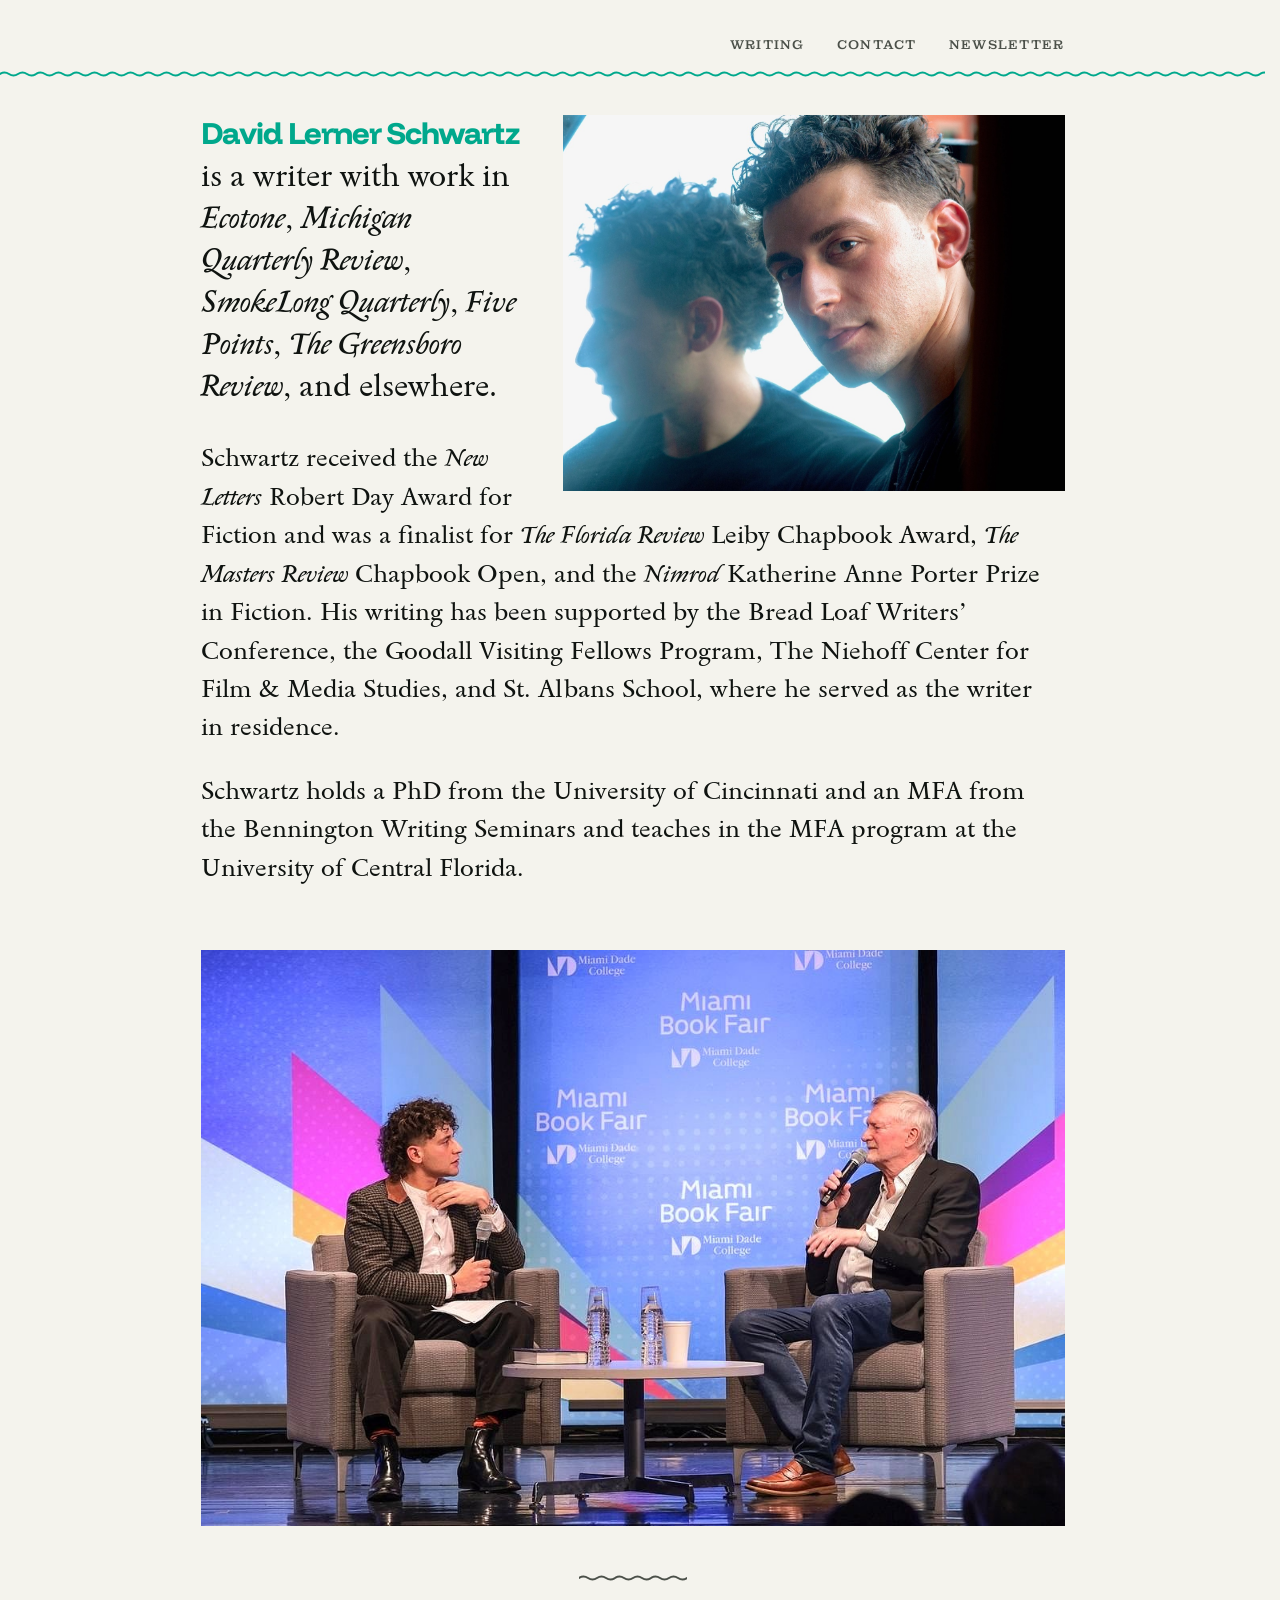
<file: index.html>
<!doctype html>
<html lang="en">
<head>
<meta charset="utf-8">
<meta name="viewport" content="width=device-width, initial-scale=1">
<title>David Lerner Schwartz</title>
<meta name="description" content="David Lerner Schwartz, winner of the Robert Day Award in Fiction from New Letters, is a writer and professor with work in Ecotone, Michigan Quarterly Review, The Masters Review, and more.">
<link rel="canonical" href="https://www.davidlernerschwartz.com/">

<meta property="og:type" content="website">
<meta property="og:url" content="https://www.davidlernerschwartz.com/">
<meta property="og:title" content="David Lerner Schwartz">
<meta property="og:description" content="Writer. Work in Ecotone, Michigan Quarterly Review, Five Points, The Greensboro Review, and elsewhere.">
<meta property="og:image" content="https://www.davidlernerschwartz.com/images/card-desert.jpg">
<meta property="og:image:width" content="1200">
<meta property="og:image:height" content="629">
<meta property="og:image:alt" content="David Lerner Schwartz in the desert, beside a palm trunk.">
<meta property="og:image" content="https://www.davidlernerschwartz.com/images/card-cyanotype.jpg">
<meta property="og:image:width" content="1200">
<meta property="og:image:height" content="630">
<meta property="og:image:alt" content="Cyanotype portrait of David Lerner Schwartz.">
<meta name="twitter:image" content="https://www.davidlernerschwartz.com/images/card-desert.jpg">
<meta name="twitter:image:alt" content="David Lerner Schwartz in the desert, beside a palm trunk.">
<meta name="twitter:card" content="summary_large_image">
<meta property="og:site_name" content="David Lerner Schwartz">

<link rel="icon" href="favicon.svg" type="image/svg+xml">
<link rel="preconnect" href="https://fonts.googleapis.com">
<link rel="preconnect" href="https://fonts.gstatic.com" crossorigin>
<link href="https://fonts.googleapis.com/css2?family=Funnel+Display:wght@300..800&family=IBM+Plex+Mono:ital,wght@0,400;0,500;0,600;0,700;1,400;1,500&family=Montagu+Slab:opsz,wght@16..144,300..700&family=Sedan:ital@0;1&display=swap" rel="stylesheet">
<link rel="stylesheet" href="style.css">
<script type="application/ld+json">
{
  "@context": "https://schema.org",
  "@type": "ProfilePage",
  "url": "https://www.davidlernerschwartz.com/",
  "mainEntity": {
    "@type": "Person",
    "@id": "https://www.davidlernerschwartz.com/#person",
    "name": "David Lerner Schwartz",
    "url": "https://www.davidlernerschwartz.com/",
    "image": [
      {
        "@type": "ImageObject",
        "@id": "https://www.davidlernerschwartz.com/#portrait",
        "contentUrl": "https://www.davidlernerschwartz.com/images/DSC_7343.jpeg",
        "url": "https://www.davidlernerschwartz.com/images/DSC_7343.jpeg",
        "width": 1600,
        "height": 1113,
        "caption": "Portrait of David Lerner Schwartz.",
        "representativeOfPage": true
      },
      {
        "@type": "ImageObject",
        "@id": "https://www.davidlernerschwartz.com/#stage",
        "contentUrl": "https://www.davidlernerschwartz.com/images/IMG_1936.jpg",
        "url": "https://www.davidlernerschwartz.com/images/IMG_1936.jpg",
        "width": 1080,
        "height": 720,
        "caption": "David Lerner Schwartz on stage at the Miami Book Fair."
      }
    ],
    "description": "David Lerner Schwartz, winner of the Robert Day Award in Fiction from New Letters, is a writer and professor with work in Ecotone, Michigan Quarterly Review, The Masters Review, and more.",
    "jobTitle": "Assistant Professor",
    "worksFor": {
      "@type": "CollegeOrUniversity",
      "name": "University of Central Florida",
      "url": "https://www.ucf.edu/"
    },
    "homeLocation": {
      "@type": "Place",
      "address": {
        "@type": "PostalAddress",
        "addressLocality": "Orlando",
        "addressRegion": "FL",
        "addressCountry": "US"
      }
    },
    "alumniOf": [
      {
        "@type": "CollegeOrUniversity",
        "name": "University of Cincinnati",
        "url": "https://www.uc.edu/"
      },
      {
        "@type": "CollegeOrUniversity",
        "name": "Bennington College",
        "url": "https://www.bennington.edu/"
      }
    ],
    "award": "Robert Day Award for Fiction, New Letters",
    "knowsAbout": [
      "Fiction",
      "Short stories",
      "Creative writing",
      "Literary criticism",
      "Narrative medicine"
    ],
    "sameAs": [
      "https://cah.ucf.edu/person/david-schwartz/",
      "https://www.linkedin.com/in/davidlernerschwartz",
      "https://www.imdb.com/name/nm12665336/",
      "https://miamibookfair.com/mbf-author/david-lerner-schwartz/",
      "https://ecotonemagazine.org/ecotone-authors/david-lerner-schwartz/",
      "https://mastersreview.com/men-who-become-verbs-by-david-lerner-schwartz/",
      "https://schwartzstories.substack.com/",
      "https://open.spotify.com/artist/6ADhe0TN4f8QkRiYXP75dl",
      "https://open.spotify.com/artist/06ADuXjxTTqFSTkCR84Y1t",
      "https://scholar.google.com/citations?user=LhuhJMAAAAAJ&hl=en",
      "https://orcid.org/0009-0005-9309-2112"
    ],
    "identifier": {
      "@type": "PropertyValue",
      "propertyID": "ORCID",
      "value": "https://orcid.org/0009-0005-9309-2112",
      "url": "https://orcid.org/0009-0005-9309-2112"
    },
    "subjectOf": {
      "@type": "CollectionPage",
      "url": "https://www.davidlernerschwartz.com/writing",
      "name": "Writing by David Lerner Schwartz"
    }
  },
  "primaryImageOfPage": {
    "@id": "https://www.davidlernerschwartz.com/#portrait"
  }
}
</script>
</head>
<body>

<header class="masthead">
  <div class="wrap masthead__inner masthead__inner--ghost">
    <nav class="nav" aria-label="Primary">
      <a href="writing.html">Writing</a>
      <a href="contact.html">Contact</a>
      <a href="https://schwartzstories.substack.com/" target="_blank" rel="noopener">Newsletter</a>
    </nav>
  </div>
</header>

<main class="wrap">

  <h1 class="sr-only">David Lerner Schwartz &mdash; writer</h1>

  <div class="bio">
    <figure class="bio__portrait">
      <img src="images/DSC_7343.jpeg" alt="Portrait of David Lerner Schwartz, lit from a window, with his reflection beside him." width="1600" height="1113">
    </figure>

    <p class="bio__lede"><span class="logotype">David Lerner Schwartz</span> is a writer with work in <em>Ecotone</em>, <em>Michigan Quarterly Review</em>, <em>SmokeLong Quarterly</em>, <em>Five Points</em>, <em>The Greensboro Review</em>, and elsewhere.</p>

    <p>Schwartz received the <em>New Letters</em> Robert Day Award for Fiction and was a finalist for <em>The Florida Review</em> Leiby Chapbook Award, <em>The Masters Review</em> Chapbook Open, and the <em>Nimrod</em> Katherine Anne Porter Prize in Fiction. His writing has been supported by the Bread Loaf Writers&rsquo; Conference, the Goodall Visiting Fellows Program, The Niehoff Center for Film &amp; Media Studies, and St. Albans School, where he served as the writer in residence.</p>

    <p>Schwartz holds a PhD from the University of Cincinnati and an MFA from the Bennington Writing Seminars and teaches in the MFA program at the University of Central Florida.</p>
  </div>

  <figure class="stage">
    <img src="images/IMG_1936.jpg" alt="David Lerner Schwartz on stage at the Miami Book Fair." width="1080" height="720" loading="lazy">
  </figure>


</main>

<a class="end" href="writing.html" aria-label="Go to the writing page"></a>

</body>
</html>
</file>
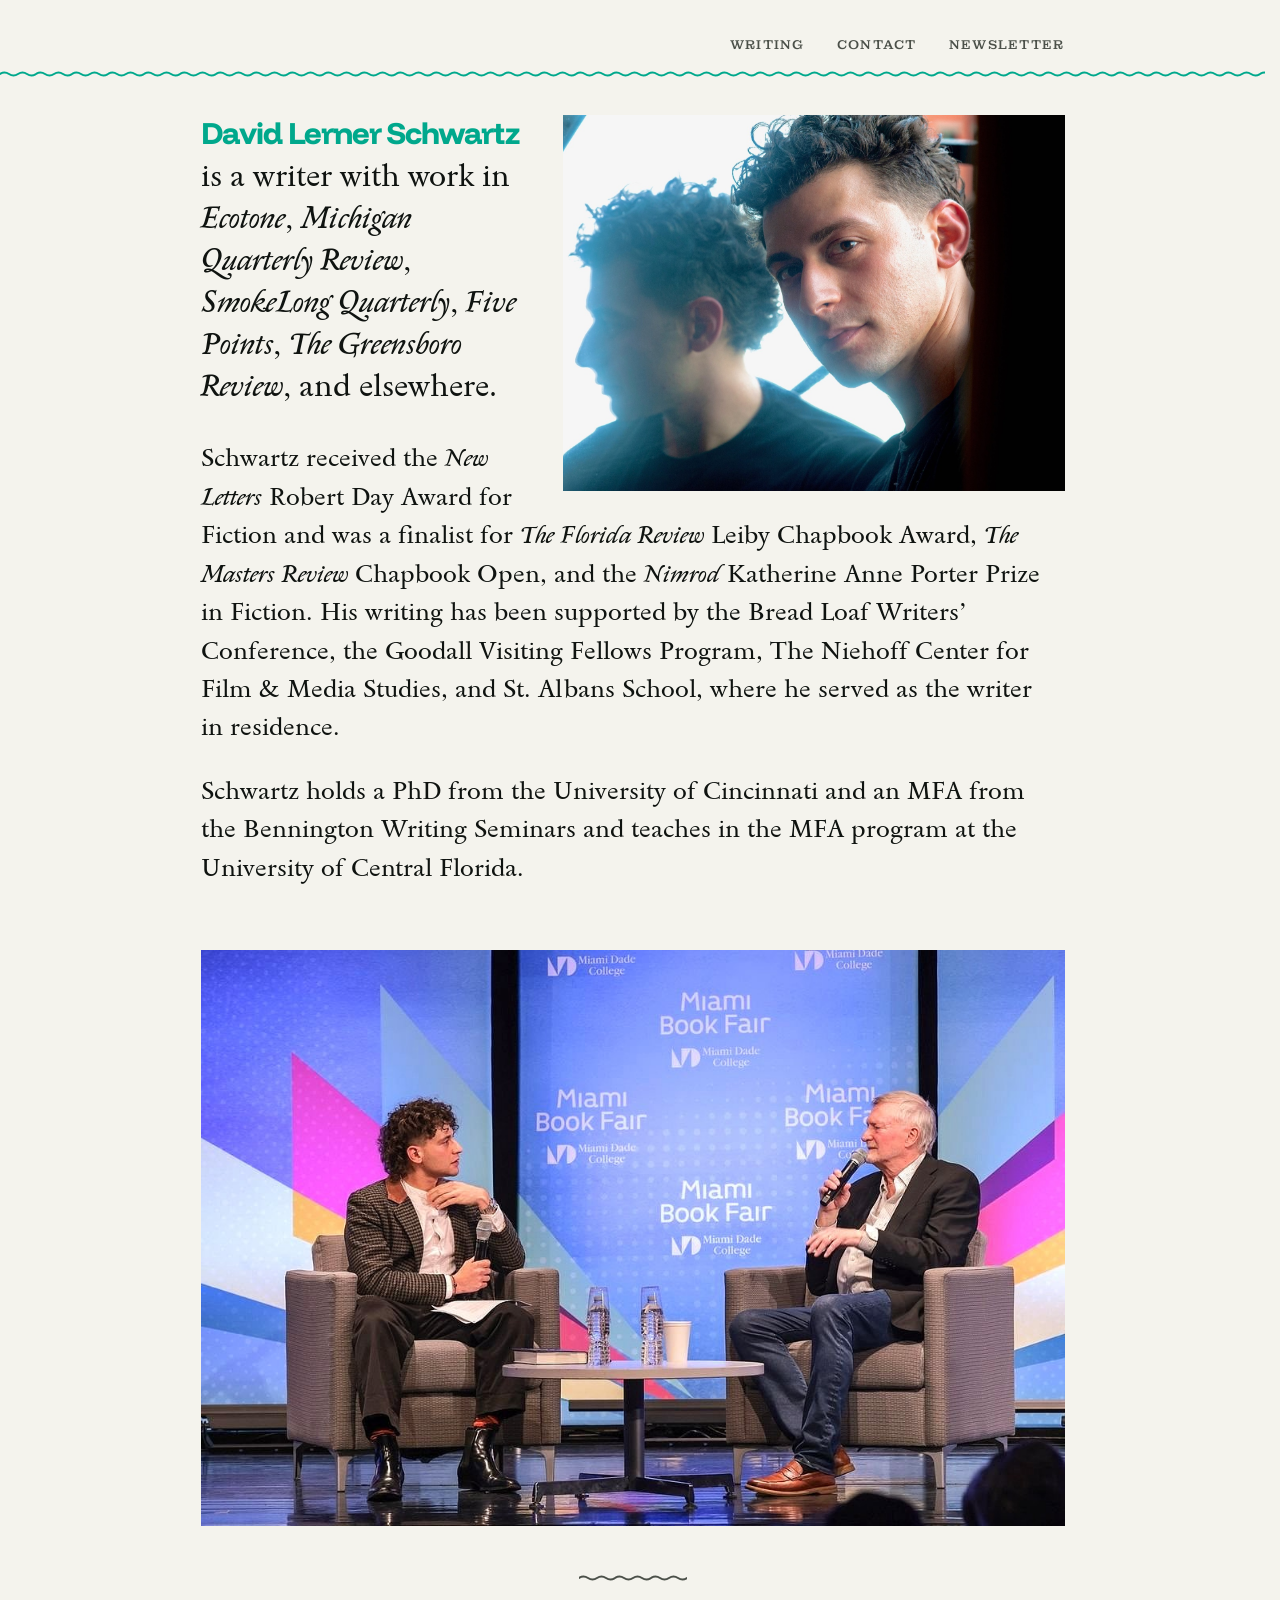
<file: about.html>
<!doctype html>
<html lang="en">
<head>
<meta charset="utf-8">
<title>David Lerner Schwartz</title>
<link rel="canonical" href="https://www.davidlernerschwartz.com/">
<meta http-equiv="refresh" content="0; url=/">
<meta name="robots" content="noindex, follow">
</head>
<body>
<p>This page has moved to <a href="/">davidlernerschwartz.com</a>.</p>
</body>
</html>
</file>
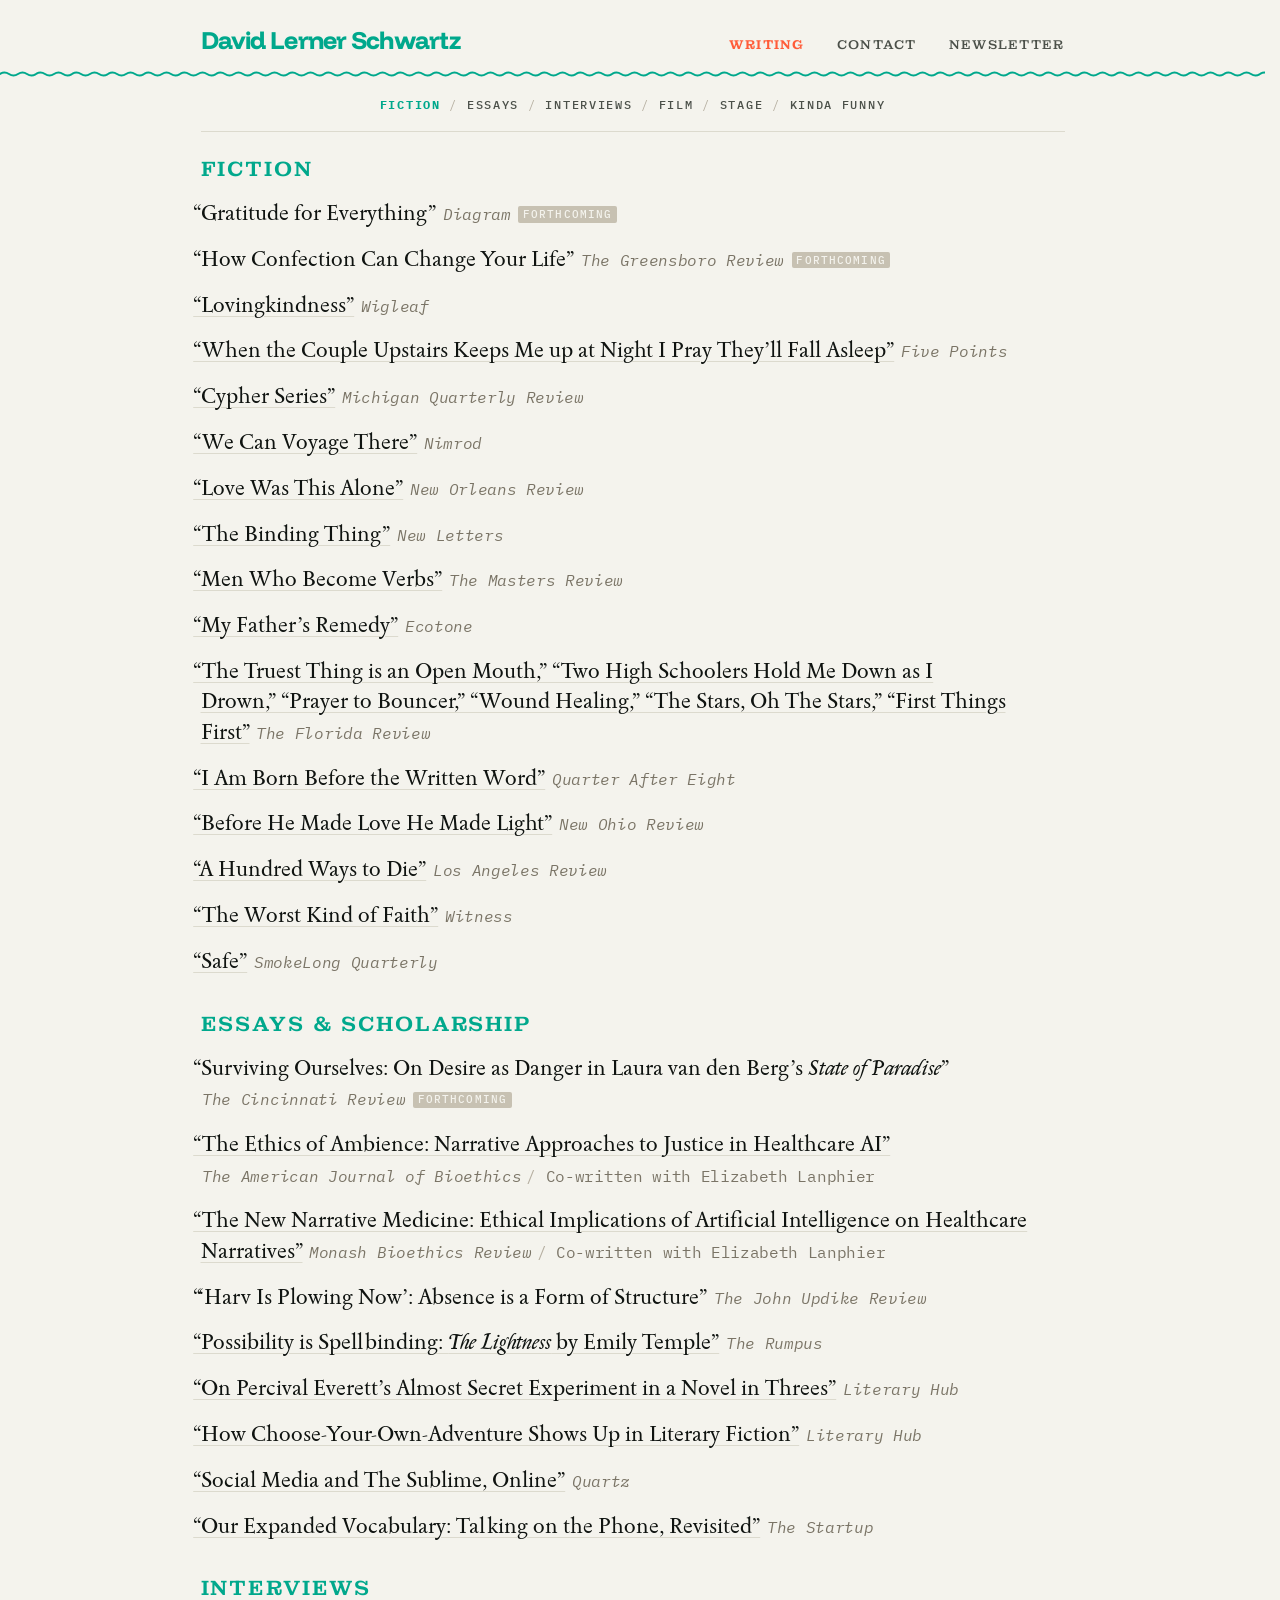
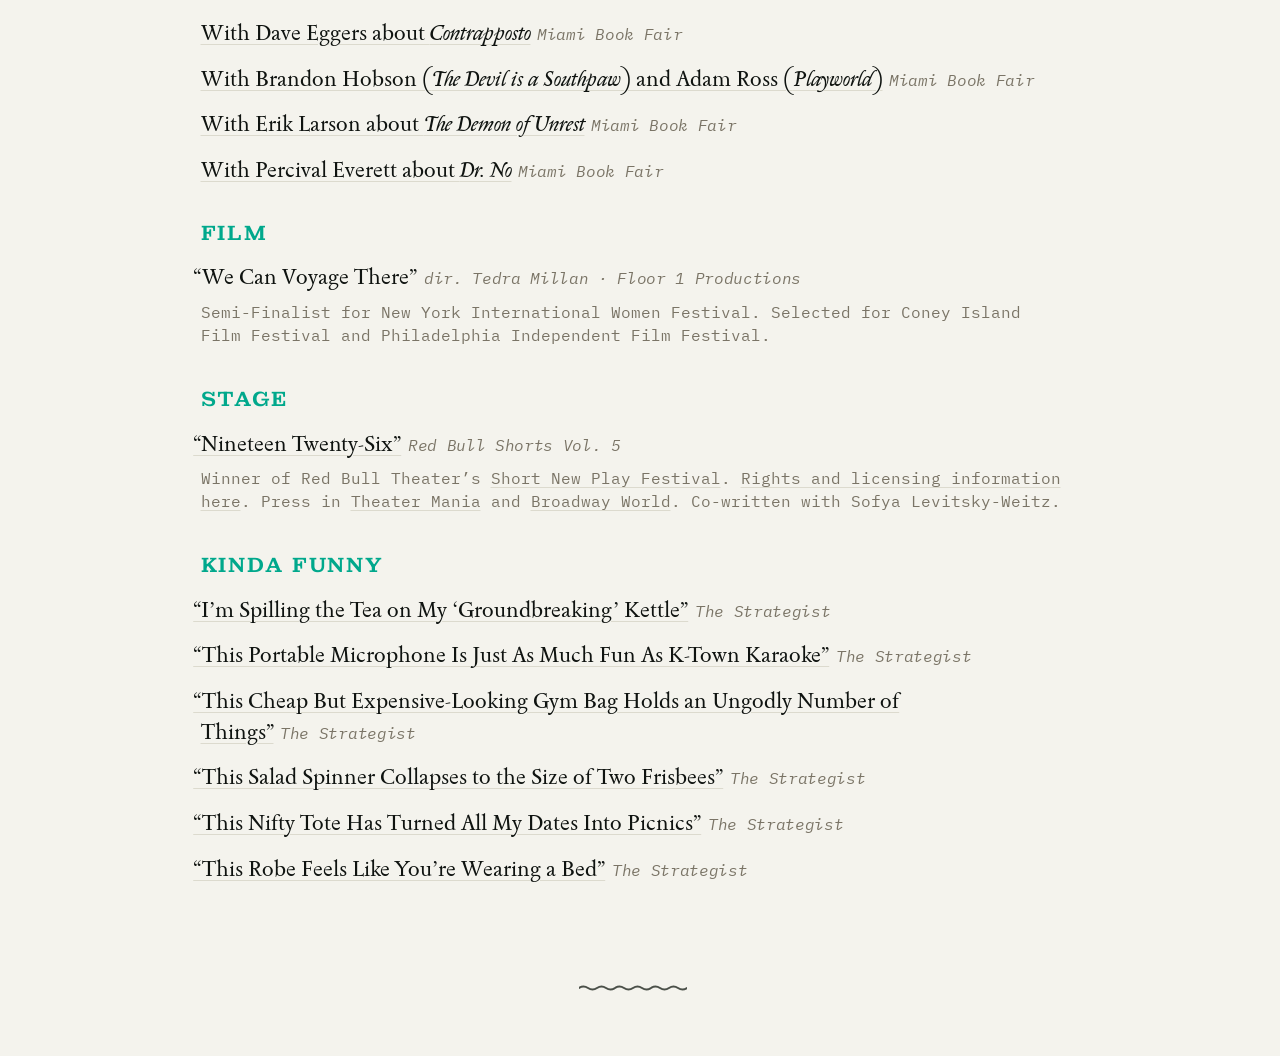
<file: writing.html>
<!doctype html>
<html lang="en">
<head>
<meta charset="utf-8">
<meta name="viewport" content="width=device-width, initial-scale=1">
<title>Writing — David Lerner Schwartz</title>
<meta name="description" content="Published fiction, essays and scholarship, interviews, film, stage, and humor by David Lerner Schwartz.">
<link rel="canonical" href="https://www.davidlernerschwartz.com/writing">

<meta property="og:type" content="website">
<meta property="og:url" content="https://www.davidlernerschwartz.com/writing">
<meta property="og:title" content="Writing — David Lerner Schwartz">
<meta property="og:description" content="Published fiction, essays and scholarship, interviews, film, stage, and humor.">
<meta property="og:image" content="https://www.davidlernerschwartz.com/images/card-desert.jpg">
<meta property="og:image:width" content="1200">
<meta property="og:image:height" content="629">
<meta property="og:image:alt" content="David Lerner Schwartz in the desert, beside a palm trunk.">
<meta name="twitter:image" content="https://www.davidlernerschwartz.com/images/card-desert.jpg">
<meta name="twitter:image:alt" content="David Lerner Schwartz in the desert, beside a palm trunk.">
<meta name="twitter:card" content="summary_large_image">
<meta property="og:site_name" content="David Lerner Schwartz">

<link rel="icon" href="favicon.svg" type="image/svg+xml">
<link rel="preconnect" href="https://fonts.googleapis.com">
<link rel="preconnect" href="https://fonts.gstatic.com" crossorigin>
<link href="https://fonts.googleapis.com/css2?family=Funnel+Display:wght@300..800&family=IBM+Plex+Mono:ital,wght@0,400;0,500;0,600;0,700;1,400;1,500&family=Montagu+Slab:opsz,wght@16..144,300..700&family=Sedan:ital@0;1&display=swap" rel="stylesheet">
<link rel="stylesheet" href="style.css">
<script type="application/ld+json">
{
  "@context": "https://schema.org",
  "@type": "CollectionPage",
  "name": "Writing by David Lerner Schwartz",
  "url": "https://www.davidlernerschwartz.com/writing",
  "about": {
    "@id": "https://www.davidlernerschwartz.com/#person"
  },
  "author": {
    "@id": "https://www.davidlernerschwartz.com/#person"
  },
  "primaryImageOfPage": {
    "@id": "https://www.davidlernerschwartz.com/#portrait"
  },
  "mainEntity": {
    "@type": "ItemList",
    "name": "Published work",
    "numberOfItems": 37,
    "itemListOrder": "https://schema.org/ItemListUnordered",
    "itemListElement": [
      {
        "@type": "ListItem",
        "position": 1,
        "item": {
          "@type": "ShortStory",
          "name": "Gratitude for Everything",
          "genre": "Flash fiction",
          "author": {
            "@id": "https://www.davidlernerschwartz.com/#person"
          },
          "isPartOf": {
            "@type": "Periodical",
            "name": "Diagram"
          },
          "creativeWorkStatus": "Forthcoming"
        }
      },
      {
        "@type": "ListItem",
        "position": 2,
        "item": {
          "@type": "ShortStory",
          "name": "How Confection Can Change Your Life",
          "author": {
            "@id": "https://www.davidlernerschwartz.com/#person"
          },
          "isPartOf": {
            "@type": "Periodical",
            "name": "The Greensboro Review"
          },
          "creativeWorkStatus": "Forthcoming"
        }
      },
      {
        "@type": "ListItem",
        "position": 3,
        "item": {
          "@type": "ShortStory",
          "name": "Lovingkindness",
          "genre": "Flash fiction",
          "author": {
            "@id": "https://www.davidlernerschwartz.com/#person"
          },
          "url": "https://wigleaf.com/202606lovingk.htm",
          "isPartOf": {
            "@type": "Periodical",
            "name": "Wigleaf"
          }
        }
      },
      {
        "@type": "ListItem",
        "position": 4,
        "item": {
          "@type": "ShortStory",
          "name": "When the Couple Upstairs Keeps Me up at Night I Pray They’ll Fall Asleep",
          "genre": "Flash fiction",
          "author": {
            "@id": "https://www.davidlernerschwartz.com/#person"
          },
          "url": "https://fivepoints.gsu.edu/issue/five-points-vol-25-no-1/",
          "isPartOf": {
            "@type": "Periodical",
            "name": "Five Points"
          }
        }
      },
      {
        "@type": "ListItem",
        "position": 5,
        "item": {
          "@type": "ShortStory",
          "name": "Cypher Series",
          "genre": "Experimental fiction",
          "author": {
            "@id": "https://www.davidlernerschwartz.com/#person"
          },
          "url": "https://sites.lsa.umich.edu/mqr/current-issue-fall-2025/",
          "isPartOf": {
            "@type": "Periodical",
            "name": "Michigan Quarterly Review"
          }
        }
      },
      {
        "@type": "ListItem",
        "position": 6,
        "item": {
          "@type": "ShortStory",
          "name": "We Can Voyage There",
          "author": {
            "@id": "https://www.davidlernerschwartz.com/#person"
          },
          "url": "https://nimrod.utulsa.edu/past-issues/",
          "isPartOf": {
            "@type": "Periodical",
            "name": "Nimrod"
          }
        }
      },
      {
        "@type": "ListItem",
        "position": 7,
        "item": {
          "@type": "ShortStory",
          "name": "Love Was This Alone",
          "author": {
            "@id": "https://www.davidlernerschwartz.com/#person"
          },
          "url": "https://www.neworleansreview.org/love-was-this-alone/",
          "isPartOf": {
            "@type": "Periodical",
            "name": "New Orleans Review"
          }
        }
      },
      {
        "@type": "ListItem",
        "position": 8,
        "item": {
          "@type": "ShortStory",
          "name": "The Binding Thing",
          "author": {
            "@id": "https://www.davidlernerschwartz.com/#person"
          },
          "url": "https://www.newletters.org/the-binding-thing-by-david-lerner-schwartz/",
          "isPartOf": {
            "@type": "Periodical",
            "name": "New Letters"
          }
        }
      },
      {
        "@type": "ListItem",
        "position": 9,
        "item": {
          "@type": "ShortStory",
          "name": "Men Who Become Verbs",
          "genre": "Flash fiction",
          "author": {
            "@id": "https://www.davidlernerschwartz.com/#person"
          },
          "url": "https://mastersreview.com/new-voices-men-who-become-verbs-by-david-lerner-schwartz/",
          "isPartOf": {
            "@type": "Periodical",
            "name": "The Masters Review"
          }
        }
      },
      {
        "@type": "ListItem",
        "position": 10,
        "item": {
          "@type": "ShortStory",
          "name": "My Father’s Remedy",
          "author": {
            "@id": "https://www.davidlernerschwartz.com/#person"
          },
          "url": "https://ecotonemagazine.org/fiction/my-fathers-remedy/",
          "isPartOf": {
            "@type": "Periodical",
            "name": "Ecotone"
          }
        }
      },
      {
        "@type": "ListItem",
        "position": 11,
        "item": {
          "@type": "ShortStory",
          "name": "The Truest Thing is an Open Mouth,” “Two High Schoolers Hold Me Down as I Drown,” “Prayer to Bouncer,” “Wound Healing,” “The Stars, Oh The Stars,” “First Things First",
          "genre": "Flash fiction",
          "author": {
            "@id": "https://www.davidlernerschwartz.com/#person"
          },
          "url": "https://floridareview.cah.ucf.edu/issue/47-1-spring-2023/",
          "isPartOf": {
            "@type": "Periodical",
            "name": "The Florida Review"
          }
        }
      },
      {
        "@type": "ListItem",
        "position": 12,
        "item": {
          "@type": "ShortStory",
          "name": "I Am Born Before the Written Word",
          "genre": "Flash fiction",
          "author": {
            "@id": "https://www.davidlernerschwartz.com/#person"
          },
          "url": "https://www.ohio.edu/cas/quarter-after-eight/issues",
          "isPartOf": {
            "@type": "Periodical",
            "name": "Quarter After Eight"
          }
        }
      },
      {
        "@type": "ListItem",
        "position": 13,
        "item": {
          "@type": "ShortStory",
          "name": "Before He Made Love He Made Light",
          "author": {
            "@id": "https://www.davidlernerschwartz.com/#person"
          },
          "url": "https://newohioreview.org/2021/07/08/before-he-made-love-he-made-light-2/",
          "isPartOf": {
            "@type": "Periodical",
            "name": "New Ohio Review"
          }
        }
      },
      {
        "@type": "ListItem",
        "position": 14,
        "item": {
          "@type": "ShortStory",
          "name": "A Hundred Ways to Die",
          "author": {
            "@id": "https://www.davidlernerschwartz.com/#person"
          },
          "url": "https://losangelesreview.org/hundred-ways-schwartz/",
          "isPartOf": {
            "@type": "Periodical",
            "name": "Los Angeles Review"
          }
        }
      },
      {
        "@type": "ListItem",
        "position": 15,
        "item": {
          "@type": "ShortStory",
          "name": "The Worst Kind of Faith",
          "author": {
            "@id": "https://www.davidlernerschwartz.com/#person"
          },
          "url": "https://witness.blackmountaininstitute.org/issues/spring2020magic",
          "isPartOf": {
            "@type": "Periodical",
            "name": "Witness"
          }
        }
      },
      {
        "@type": "ListItem",
        "position": 16,
        "item": {
          "@type": "ShortStory",
          "name": "Safe",
          "genre": "Flash fiction",
          "author": {
            "@id": "https://www.davidlernerschwartz.com/#person"
          },
          "url": "http://www.smokelong.com/safe/",
          "isPartOf": {
            "@type": "Periodical",
            "name": "SmokeLong Quarterly"
          }
        }
      },
      {
        "@type": "ListItem",
        "position": 17,
        "item": {
          "@type": "ScholarlyArticle",
          "name": "Surviving Ourselves: On Desire as Danger in Laura van den Berg’s State of Paradise",
          "author": {
            "@id": "https://www.davidlernerschwartz.com/#person"
          },
          "isPartOf": {
            "@type": "Periodical",
            "name": "The Cincinnati Review"
          },
          "creativeWorkStatus": "Forthcoming"
        }
      },
      {
        "@type": "ListItem",
        "position": 18,
        "item": {
          "@type": "ScholarlyArticle",
          "name": "The Ethics of Ambience: Narrative Approaches to Justice in Healthcare AI",
          "author": [
            {
              "@id": "https://www.davidlernerschwartz.com/#person"
            },
            {
              "@type": "Person",
              "name": "Elizabeth Lanphier"
            }
          ],
          "url": "https://doi.org/10.1080/15265161.2025.2608653",
          "isPartOf": {
            "@type": "Periodical",
            "name": "The American Journal of Bioethics"
          },
          "identifier": {
            "@type": "PropertyValue",
            "propertyID": "DOI",
            "value": "10.1080/15265161.2025.2608653"
          }
        }
      },
      {
        "@type": "ListItem",
        "position": 19,
        "item": {
          "@type": "ScholarlyArticle",
          "name": "The New Narrative Medicine: Ethical Implications of Artificial Intelligence on Healthcare Narratives",
          "author": [
            {
              "@id": "https://www.davidlernerschwartz.com/#person"
            },
            {
              "@type": "Person",
              "name": "Elizabeth Lanphier"
            }
          ],
          "url": "https://link.springer.com/article/10.1007/s40592-025-00256-z",
          "isPartOf": {
            "@type": "Periodical",
            "name": "Monash Bioethics Review"
          },
          "identifier": {
            "@type": "PropertyValue",
            "propertyID": "DOI",
            "value": "10.1007/s40592-025-00256-z"
          }
        }
      },
      {
        "@type": "ListItem",
        "position": 20,
        "item": {
          "@type": "ScholarlyArticle",
          "name": "‘Harv Is Plowing Now’: Absence is a Form of Structure",
          "author": {
            "@id": "https://www.davidlernerschwartz.com/#person"
          },
          "isPartOf": {
            "@type": "Periodical",
            "name": "The John Updike Review"
          }
        }
      },
      {
        "@type": "ListItem",
        "position": 21,
        "item": {
          "@type": "Review",
          "name": "Possibility is Spellbinding: The Lightness by Emily Temple",
          "author": {
            "@id": "https://www.davidlernerschwartz.com/#person"
          },
          "url": "https://therumpus.net/2021/01/the-lightness-by-emily-temple/",
          "isPartOf": {
            "@type": "Periodical",
            "name": "The Rumpus"
          }
        }
      },
      {
        "@type": "ListItem",
        "position": 22,
        "item": {
          "@type": "Article",
          "name": "On Percival Everett’s Almost Secret Experiment in a Novel in Threes",
          "genre": "Craft essay",
          "author": {
            "@id": "https://www.davidlernerschwartz.com/#person"
          },
          "url": "https://lithub.com/on-percival-everetts-almost-secret-experiment-in-a-novel-in-threes/",
          "isPartOf": {
            "@type": "Periodical",
            "name": "Literary Hub"
          }
        }
      },
      {
        "@type": "ListItem",
        "position": 23,
        "item": {
          "@type": "Article",
          "name": "How Choose-Your-Own-Adventure Shows Up in Literary Fiction",
          "genre": "Craft essay",
          "author": {
            "@id": "https://www.davidlernerschwartz.com/#person"
          },
          "url": "https://lithub.com/how-choose-your-own-adventure-continues-to-show-up-in-literary-fiction/",
          "isPartOf": {
            "@type": "Periodical",
            "name": "Literary Hub"
          }
        }
      },
      {
        "@type": "ListItem",
        "position": 24,
        "item": {
          "@type": "Article",
          "name": "Social Media and The Sublime, Online",
          "author": {
            "@id": "https://www.davidlernerschwartz.com/#person"
          },
          "url": "https://qz.com/1581443/the-philosophy-behind-why-social-media-makes-us-feel-lonely/",
          "isPartOf": {
            "@type": "Periodical",
            "name": "Quartz"
          }
        }
      },
      {
        "@type": "ListItem",
        "position": 25,
        "item": {
          "@type": "Article",
          "name": "Our Expanded Vocabulary: Talking on the Phone, Revisited",
          "author": {
            "@id": "https://www.davidlernerschwartz.com/#person"
          },
          "url": "https://medium.com/swlh/our-expanded-vocabulary-talking-on-the-phone-revisited-26ff9725ed50",
          "isPartOf": {
            "@type": "Periodical",
            "name": "The Startup"
          }
        }
      },
      {
        "@type": "ListItem",
        "position": 26,
        "item": {
          "@type": "CreativeWork",
          "name": "With Dave Eggers about Contrapposto",
          "genre": "Interview",
          "author": {
            "@id": "https://www.davidlernerschwartz.com/#person"
          },
          "url": "https://miamibookfair.com/event/an-exploration-of-art-love-fiction/",
          "publisher": {
            "@type": "Organization",
            "name": "Miami Book Fair"
          }
        }
      },
      {
        "@type": "ListItem",
        "position": 27,
        "item": {
          "@type": "CreativeWork",
          "name": "With Brandon Hobson (The Devil is a Southpaw) and Adam Ross (Playworld)",
          "genre": "Interview",
          "author": {
            "@id": "https://www.davidlernerschwartz.com/#person"
          },
          "url": "https://www.miamibookfair.com/event/youth-in-all-its-miseducation-consequence-fiction/",
          "publisher": {
            "@type": "Organization",
            "name": "Miami Book Fair"
          }
        }
      },
      {
        "@type": "ListItem",
        "position": 28,
        "item": {
          "@type": "CreativeWork",
          "name": "With Erik Larson about The Demon of Unrest",
          "genre": "Interview",
          "author": {
            "@id": "https://www.davidlernerschwartz.com/#person"
          },
          "url": "https://www.miamibookfair.com/event/an-evening-with-erik-larson-on-the-demon-of-unrest-a-saga-of-hubris-heartbreak-and-heroism-at-the-dawn-of-the-civil-war/",
          "publisher": {
            "@type": "Organization",
            "name": "Miami Book Fair"
          }
        }
      },
      {
        "@type": "ListItem",
        "position": 29,
        "item": {
          "@type": "CreativeWork",
          "name": "With Percival Everett about Dr. No",
          "genre": "Interview",
          "author": {
            "@id": "https://www.davidlernerschwartz.com/#person"
          },
          "url": "https://www.miamibookfaironline.com/event/percival-everett-on-dr-no-a-novel-fiction/",
          "publisher": {
            "@type": "Organization",
            "name": "Miami Book Fair"
          }
        }
      },
      {
        "@type": "ListItem",
        "position": 30,
        "item": {
          "@type": "Movie",
          "name": "We Can Voyage There",
          "author": {
            "@id": "https://www.davidlernerschwartz.com/#person"
          },
          "productionCompany": {
            "@type": "Organization",
            "name": "Floor 1 Productions"
          },
          "director": {
            "@type": "Person",
            "name": "Tedra"
          }
        }
      },
      {
        "@type": "ListItem",
        "position": 31,
        "item": {
          "@type": "CreativeWork",
          "name": "Nineteen Twenty-Six",
          "genre": "Play",
          "author": [
            {
              "@id": "https://www.davidlernerschwartz.com/#person"
            },
            {
              "@type": "Person",
              "name": "Sofya Levitsky-Weitz"
            }
          ],
          "url": "https://bookshop.org/p/books/red-bull-shorts-volume-5-ben-beckley/61657eb0ac64fa9c?ean=9781647230418",
          "isPartOf": {
            "@type": "Periodical",
            "name": "Red Bull Shorts Vol. 5"
          }
        }
      },
      {
        "@type": "ListItem",
        "position": 32,
        "item": {
          "@type": "Article",
          "name": "I’m Spilling the Tea on My ‘Groundbreaking’ Kettle",
          "author": {
            "@id": "https://www.davidlernerschwartz.com/#person"
          },
          "url": "https://nymag.com/strategist/article/breville-one-touch-tea-maker-review.html",
          "isPartOf": {
            "@type": "Periodical",
            "name": "The Strategist"
          }
        }
      },
      {
        "@type": "ListItem",
        "position": 33,
        "item": {
          "@type": "Article",
          "name": "This Portable Microphone Is Just As Much Fun As K-Town Karaoke",
          "author": {
            "@id": "https://www.davidlernerschwartz.com/#person"
          },
          "url": "http://nymag.com/strategist/article/tzumi-popsolo-portable-karaoke-microphone-review.html",
          "isPartOf": {
            "@type": "Periodical",
            "name": "The Strategist"
          }
        }
      },
      {
        "@type": "ListItem",
        "position": 34,
        "item": {
          "@type": "Article",
          "name": "This Cheap But Expensive-Looking Gym Bag Holds an Ungodly Number of Things",
          "author": {
            "@id": "https://www.davidlernerschwartz.com/#person"
          },
          "url": "http://nymag.com/strategist/article/keynew-tuguan-gym-bag-review.html",
          "isPartOf": {
            "@type": "Periodical",
            "name": "The Strategist"
          }
        }
      },
      {
        "@type": "ListItem",
        "position": 35,
        "item": {
          "@type": "Article",
          "name": "This Salad Spinner Collapses to the Size of Two Frisbees",
          "author": {
            "@id": "https://www.davidlernerschwartz.com/#person"
          },
          "url": "http://nymag.com/strategist/article/best-salad-spinner-collapsible-gourmia.html",
          "isPartOf": {
            "@type": "Periodical",
            "name": "The Strategist"
          }
        }
      },
      {
        "@type": "ListItem",
        "position": 36,
        "item": {
          "@type": "Article",
          "name": "This Nifty Tote Has Turned All My Dates Into Picnics",
          "author": {
            "@id": "https://www.davidlernerschwartz.com/#person"
          },
          "url": "http://nymag.com/strategist/article/best-picnic-basket-arctic-zone-review.html",
          "isPartOf": {
            "@type": "Periodical",
            "name": "The Strategist"
          }
        }
      },
      {
        "@type": "ListItem",
        "position": 37,
        "item": {
          "@type": "Article",
          "name": "This Robe Feels Like You’re Wearing a Bed",
          "author": {
            "@id": "https://www.davidlernerschwartz.com/#person"
          },
          "url": "http://nymag.com/strategist/2016/11/the-best-robe-is-the-nap-robe-by-brookstone.html",
          "isPartOf": {
            "@type": "Periodical",
            "name": "The Strategist"
          }
        }
      }
    ]
  }
}
</script>
</head>
<body>

<header class="masthead">
  <div class="wrap masthead__inner">
    <a class="monogram" href="index.html">David Lerner Schwartz</a>
    <nav class="nav" aria-label="Primary">
      <a href="writing.html" aria-current="page">Writing</a>
      <a href="contact.html">Contact</a>
      <a href="https://schwartzstories.substack.com/" target="_blank" rel="noopener">Newsletter</a>
    </nav>
  </div>
</header>

<nav class="subnav" aria-label="Sections">
  <div class="wrap subnav__inner">
    <a href="#fiction">Fiction</a>
    <a href="#essays">Essays</a>
    <a href="#interviews">Interviews</a>
    <span class="subnav__break" aria-hidden="true"></span>
    <a href="#film">Film</a>
    <a href="#stage">Stage</a>
    <a href="#funny">Kinda Funny</a>
  </div>
</nav>

<main>

  <h1 class="sr-only">Writing by David Lerner Schwartz</h1>

  <section class="wrap group" id="fiction">
    <h2 class="group__title">Fiction</h2>
    <ul class="entries">

      <li class="entry">
        <span class="entry__mark" aria-hidden="true">🛬</span>
        <span class="entry__title">&ldquo;Gratitude for Everything&rdquo; <span class="entry__venue">Diagram</span> <span class="entry__state">Forthcoming</span></span>
      </li>

      <li class="entry">
        <span class="entry__mark" aria-hidden="true">🍮</span>
        <span class="entry__title">&ldquo;How Confection Can Change Your Life&rdquo; <span class="entry__venue">The Greensboro Review</span> <span class="entry__state">Forthcoming</span></span>
      </li>

      <li class="entry">
        <span class="entry__mark" aria-hidden="true">🕍</span>
        <span class="entry__title"><a class="lnk" href="https://wigleaf.com/202606lovingk.htm">&ldquo;Lovingkindness&rdquo;</a> <span class="entry__venue">Wigleaf</span></span>
      </li>

      <li class="entry">
        <span class="entry__mark" aria-hidden="true">💤</span>
        <span class="entry__title"><a class="lnk" href="https://fivepoints.gsu.edu/issue/five-points-vol-25-no-1/">&ldquo;When the Couple Upstairs Keeps Me up at Night I Pray They&rsquo;ll Fall Asleep&rdquo;</a> <span class="entry__venue">Five Points</span></span>
      </li>

      <li class="entry">
        <span class="entry__mark" aria-hidden="true">🛡</span>
        <span class="entry__title"><a class="lnk" href="https://sites.lsa.umich.edu/mqr/current-issue-fall-2025/">&ldquo;Cypher Series&rdquo;</a> <span class="entry__venue">Michigan Quarterly Review</span></span>
      </li>

      <li class="entry">
        <span class="entry__mark" aria-hidden="true">🛰</span>
        <span class="entry__title"><a class="lnk" href="https://nimrod.utulsa.edu/past-issues/">&ldquo;We Can Voyage There&rdquo;</a> <span class="entry__venue">Nimrod</span></span>
      </li>

      <li class="entry">
        <span class="entry__mark" aria-hidden="true">🪆</span>
        <span class="entry__title"><a class="lnk" href="https://www.neworleansreview.org/love-was-this-alone/">&ldquo;Love Was This Alone&rdquo;</a> <span class="entry__venue">New Orleans Review</span></span>
      </li>

      <li class="entry">
        <span class="entry__mark" aria-hidden="true">👨‍👨‍👦‍👦</span>
        <span class="entry__title"><a class="lnk" href="https://www.newletters.org/the-binding-thing-by-david-lerner-schwartz/">&ldquo;The Binding Thing&rdquo;</a> <span class="entry__venue">New Letters</span></span>
      </li>

      <li class="entry">
        <span class="entry__mark" aria-hidden="true">📑</span>
        <span class="entry__title"><a class="lnk" href="https://mastersreview.com/new-voices-men-who-become-verbs-by-david-lerner-schwartz/">&ldquo;Men Who Become Verbs&rdquo;</a> <span class="entry__venue">The Masters Review</span></span>
      </li>

      <li class="entry">
        <span class="entry__mark" aria-hidden="true">🔥</span>
        <span class="entry__title"><a class="lnk" href="https://ecotonemagazine.org/fiction/my-fathers-remedy/">&ldquo;My Father&rsquo;s Remedy&rdquo;</a> <span class="entry__venue">Ecotone</span></span>
      </li>

      <li class="entry">
        <span class="entry__mark" aria-hidden="true">💔</span>
        <span class="entry__title"><a class="lnk" href="https://floridareview.cah.ucf.edu/issue/47-1-spring-2023/">&ldquo;The Truest Thing is an Open Mouth,&rdquo; &ldquo;Two High Schoolers Hold Me Down as I Drown,&rdquo; &ldquo;Prayer to Bouncer,&rdquo; &ldquo;Wound Healing,&rdquo; &ldquo;The Stars, Oh The Stars,&rdquo; &ldquo;First Things First&rdquo;</a> <span class="entry__venue">The Florida Review</span></span>
      </li>

      <li class="entry">
        <span class="entry__mark" aria-hidden="true">🌾</span>
        <span class="entry__title"><a class="lnk" href="https://www.ohio.edu/cas/quarter-after-eight/issues">&ldquo;I Am Born Before the Written Word&rdquo;</a> <span class="entry__venue">Quarter After Eight</span></span>
      </li>

      <li class="entry">
        <span class="entry__mark" aria-hidden="true">💃</span>
        <span class="entry__title"><a class="lnk" href="https://newohioreview.org/2021/07/08/before-he-made-love-he-made-light-2/">&ldquo;Before He Made Love He Made Light&rdquo;</a> <span class="entry__venue">New Ohio Review</span></span>
      </li>

      <li class="entry">
        <span class="entry__mark" aria-hidden="true">⛈️</span>
        <span class="entry__title"><a class="lnk" href="https://losangelesreview.org/hundred-ways-schwartz/">&ldquo;A Hundred Ways to Die&rdquo;</a> <span class="entry__venue">Los Angeles Review</span></span>
      </li>

      <li class="entry">
        <span class="entry__mark" aria-hidden="true">🔮</span>
        <span class="entry__title"><a class="lnk" href="https://witness.blackmountaininstitute.org/issues/spring2020magic">&ldquo;The Worst Kind of Faith&rdquo;</a> <span class="entry__venue">Witness</span></span>
      </li>

      <li class="entry">
        <span class="entry__mark" aria-hidden="true">🤑</span>
        <span class="entry__title"><a class="lnk" href="http://www.smokelong.com/safe/">&ldquo;Safe&rdquo;</a> <span class="entry__venue">SmokeLong Quarterly</span></span>
      </li>

    </ul>
  </section>

  <section class="wrap group" id="essays">
    <h2 class="group__title">Essays &amp; Scholarship</h2>
    <ul class="entries">

      <li class="entry">
        <span class="entry__mark" aria-hidden="true">👻</span>
        <span class="entry__title">&ldquo;Surviving Ourselves: On Desire as Danger in Laura van den Berg&rsquo;s <em>State of Paradise</em>&rdquo; <span class="entry__venue">The Cincinnati Review</span> <span class="entry__state">Forthcoming</span></span>
      </li>

      <li class="entry">
        <span class="entry__mark" aria-hidden="true">⚖️</span>
        <span class="entry__title"><a class="lnk" href="https://doi.org/10.1080/15265161.2025.2608653">&ldquo;The Ethics of Ambience: Narrative Approaches to Justice in Healthcare AI&rdquo;</a> <span class="entry__venue">The American Journal of Bioethics</span> <span class="entry__with">Co-written with Elizabeth Lanphier</span></span>
      </li>

      <li class="entry">
        <span class="entry__mark" aria-hidden="true">🏥</span>
        <span class="entry__title"><a class="lnk" href="https://link.springer.com/article/10.1007/s40592-025-00256-z">&ldquo;The New Narrative Medicine: Ethical Implications of Artificial Intelligence on Healthcare Narratives&rdquo;</a> <span class="entry__venue">Monash Bioethics Review</span> <span class="entry__with">Co-written with Elizabeth Lanphier</span></span>
      </li>

      <li class="entry">
        <span class="entry__mark" aria-hidden="true">🏺</span>
        <span class="entry__title">&ldquo;&lsquo;Harv Is Plowing Now&rsquo;: Absence is a Form of Structure&rdquo; <span class="entry__venue">The John Updike Review</span></span>
      </li>

      <li class="entry">
        <span class="entry__mark" aria-hidden="true">🧘‍♀️</span>
        <span class="entry__title"><a class="lnk" href="https://therumpus.net/2021/01/the-lightness-by-emily-temple/">&ldquo;Possibility is Spellbinding: <em>The Lightness</em> by Emily Temple&rdquo;</a> <span class="entry__venue">The Rumpus</span></span>
      </li>

      <li class="entry">
        <span class="entry__mark" aria-hidden="true">🧭</span>
        <span class="entry__title"><a class="lnk" href="https://lithub.com/on-percival-everetts-almost-secret-experiment-in-a-novel-in-threes/">&ldquo;On Percival Everett&rsquo;s Almost Secret Experiment in a Novel in Threes&rdquo;</a> <span class="entry__venue">Literary Hub</span></span>
      </li>

      <li class="entry">
        <span class="entry__mark" aria-hidden="true">🔀</span>
        <span class="entry__title"><a class="lnk" href="https://lithub.com/how-choose-your-own-adventure-continues-to-show-up-in-literary-fiction/">&ldquo;How Choose-Your-Own-Adventure Shows Up in Literary Fiction&rdquo;</a> <span class="entry__venue">Literary Hub</span></span>
      </li>

      <li class="entry">
        <span class="entry__mark" aria-hidden="true">🤖</span>
        <span class="entry__title"><a class="lnk" href="https://qz.com/1581443/the-philosophy-behind-why-social-media-makes-us-feel-lonely/">&ldquo;Social Media and The Sublime, Online&rdquo;</a> <span class="entry__venue">Quartz</span></span>
      </li>

      <li class="entry">
        <span class="entry__mark" aria-hidden="true">📱</span>
        <span class="entry__title"><a class="lnk" href="https://medium.com/swlh/our-expanded-vocabulary-talking-on-the-phone-revisited-26ff9725ed50">&ldquo;Our Expanded Vocabulary: Talking on the Phone, Revisited&rdquo;</a> <span class="entry__venue">The Startup</span></span>
      </li>

    </ul>
  </section>

  <section class="wrap group" id="interviews">
    <h2 class="group__title">Interviews</h2>
    <ul class="entries">

      <li class="entry entry--noquote">
        <span class="entry__mark" aria-hidden="true">🎙</span>
        <span class="entry__title"><a class="lnk" href="https://miamibookfair.com/event/an-exploration-of-art-love-fiction/">With Dave Eggers about <em>Contrapposto</em></a> <span class="entry__venue">Miami Book Fair</span></span>
      </li>

      <li class="entry entry--noquote">
        <span class="entry__mark" aria-hidden="true">🗣</span>
        <span class="entry__title"><a class="lnk" href="https://www.miamibookfair.com/event/youth-in-all-its-miseducation-consequence-fiction/">With Brandon Hobson (<em>The Devil is a Southpaw</em>) and Adam Ross (<em>Playworld</em>)</a> <span class="entry__venue">Miami Book Fair</span></span>
      </li>

      <li class="entry entry--noquote">
        <span class="entry__mark" aria-hidden="true">💬</span>
        <span class="entry__title"><a class="lnk" href="https://www.miamibookfair.com/event/an-evening-with-erik-larson-on-the-demon-of-unrest-a-saga-of-hubris-heartbreak-and-heroism-at-the-dawn-of-the-civil-war/">With Erik Larson about <em>The Demon of Unrest</em></a> <span class="entry__venue">Miami Book Fair</span></span>
      </li>

      <li class="entry entry--noquote">
        <span class="entry__mark" aria-hidden="true">📹</span>
        <span class="entry__title"><a class="lnk" href="https://www.miamibookfaironline.com/event/percival-everett-on-dr-no-a-novel-fiction/">With Percival Everett about <em>Dr. No</em></a> <span class="entry__venue">Miami Book Fair</span></span>
      </li>

    </ul>
  </section>

  <section class="wrap group" id="film">
    <h2 class="group__title">Film</h2>
    <ul class="entries">

      <li class="entry">
        <span class="entry__mark" aria-hidden="true">🌌</span>
        <span class="entry__title">&ldquo;We Can Voyage There&rdquo; <span class="entry__venue">dir. Tedra Millan · Floor 1 Productions</span></span>
        <p class="entry__note">Semi-Finalist for New York International Women Festival. Selected for Coney Island Film Festival and Philadelphia Independent Film Festival.</p>
      </li>

    </ul>
  </section>

  <section class="wrap group" id="stage">
    <h2 class="group__title">Stage</h2>
    <ul class="entries">

      <li class="entry">
        <span class="entry__mark" aria-hidden="true">🧂</span>
        <span class="entry__title"><a class="lnk" href="https://bookshop.org/p/books/red-bull-shorts-volume-5-ben-beckley/61657eb0ac64fa9c?ean=9781647230418">&ldquo;Nineteen Twenty-Six&rdquo;</a> <span class="entry__venue">Red Bull Shorts Vol. 5</span></span>
        <p class="entry__note">Winner of Red Bull Theater&rsquo;s <a class="lnk" href="https://www.redbulltheater.com/short-new-play-festival-2019">Short New Play Festival</a>. <a class="lnk" href="https://www.stagerights.com/red-bull-short-plays/nineteen-twenty-six/">Rights and licensing information here</a>. Press in <a class="lnk" href="https://www.theatermania.com/new-york-theater/news/red-bull-theater-announces-festival-picks_89026.html">Theater Mania</a> and <a class="lnk" href="https://www.broadwayworld.com/off-broadway/article/Red-Bull-Theater-Announces-Selections-for-THE-NINTH-ANNUAL-SHORT-NEW-PLAY-FESTIVAL-20190613">Broadway World</a>. Co-written with Sofya Levitsky-Weitz.</p>
      </li>

    </ul>
  </section>

  <section class="wrap group" id="funny">
    <h2 class="group__title">Kinda Funny</h2>
    <ul class="entries">

      <li class="entry">
        <span class="entry__mark" aria-hidden="true">🍵</span>
        <span class="entry__title"><a class="lnk" href="https://nymag.com/strategist/article/breville-one-touch-tea-maker-review.html">&ldquo;I&rsquo;m Spilling the Tea on My &lsquo;Groundbreaking&rsquo; Kettle&rdquo;</a> <span class="entry__venue">The Strategist</span></span>
      </li>

      <li class="entry">
        <span class="entry__mark" aria-hidden="true">🎤</span>
        <span class="entry__title"><a class="lnk" href="http://nymag.com/strategist/article/tzumi-popsolo-portable-karaoke-microphone-review.html">&ldquo;This Portable Microphone Is Just As Much Fun As K-Town Karaoke&rdquo;</a> <span class="entry__venue">The Strategist</span></span>
      </li>

      <li class="entry">
        <span class="entry__mark" aria-hidden="true">🏋️</span>
        <span class="entry__title"><a class="lnk" href="http://nymag.com/strategist/article/keynew-tuguan-gym-bag-review.html">&ldquo;This Cheap But Expensive-Looking Gym Bag Holds an Ungodly Number of Things&rdquo;</a> <span class="entry__venue">The Strategist</span></span>
      </li>

      <li class="entry">
        <span class="entry__mark" aria-hidden="true">🥗</span>
        <span class="entry__title"><a class="lnk" href="http://nymag.com/strategist/article/best-salad-spinner-collapsible-gourmia.html">&ldquo;This Salad Spinner Collapses to the Size of Two Frisbees&rdquo;</a> <span class="entry__venue">The Strategist</span></span>
      </li>

      <li class="entry">
        <span class="entry__mark" aria-hidden="true">👜</span>
        <span class="entry__title"><a class="lnk" href="http://nymag.com/strategist/article/best-picnic-basket-arctic-zone-review.html">&ldquo;This Nifty Tote Has Turned All My Dates Into Picnics&rdquo;</a> <span class="entry__venue">The Strategist</span></span>
      </li>

      <li class="entry">
        <span class="entry__mark" aria-hidden="true">🛏</span>
        <span class="entry__title"><a class="lnk" href="http://nymag.com/strategist/2016/11/the-best-robe-is-the-nap-robe-by-brookstone.html">&ldquo;This Robe Feels Like You&rsquo;re Wearing a Bed&rdquo;</a> <span class="entry__venue">The Strategist</span></span>
      </li>

    </ul>
  </section>

  <div class="wrap">
  </div>

</main>

<a class="end" href="index.html" aria-label="Back to the home page"></a>


<script>
/* mark the section you are reading in the index bar */
(function () {
  var links = {}, ids = [];
  document.querySelectorAll('.subnav a[href^="#"]').forEach(function (a) {
    var id = a.getAttribute('href').slice(1);
    if (document.getElementById(id)) { links[id] = a; ids.push(id); }
  });
  if (!ids.length) return;

  var pinned = null, ticking = false, engaged = false;

  function top(id) { return document.getElementById(id).getBoundingClientRect().top; }

  function current() {
    /* the line sits where an anchored section actually comes to rest */
    var line = (parseFloat(getComputedStyle(document.documentElement).scrollPaddingTop) || 0) + 8;

    /* at the foot of the page the last section wins: the ones above it are still
       on screen, so it could otherwise never become current */
    if (innerHeight + scrollY >= document.documentElement.scrollHeight - 2) {
      return ids[ids.length - 1];
    }

    var active = null;
    ids.forEach(function (id) { if (top(id) <= line) active = id; });
    if (active) return active;

    /* nothing has passed the line yet — the first section still crossing it wins */
    for (var i = 0; i < ids.length; i++) {
      var el = document.getElementById(ids[i]);
      if (el.getBoundingClientRect().bottom > line) return ids[i];
    }
    return ids[0];
  }

  function paint() {
    ticking = false;
    /* nothing is marked until the reader clicks or scrolls */
    var active = engaged ? (pinned || current()) : null;
    ids.forEach(function (id) {
      if (id === active) links[id].setAttribute('aria-current', 'true');
      else links[id].removeAttribute('aria-current');
      /* clicked reads orange, merely scrolled-to reads teal */
      links[id].classList.toggle('is-pinned', id === pinned);
    });
  }

  function onScroll() {
    engaged = true;
    if (!ticking) { ticking = true; requestAnimationFrame(paint); }
  }

  /* a click pins its section: at the foot of the page several sections share the
     screen, so position alone cannot tell which one was asked for */
  ids.forEach(function (id) {
    links[id].addEventListener('click', function () { engaged = true; pinned = id; paint(); });
  });

  /* only a real scrolling gesture releases the pin — smooth scrolling fires
     "scroll" but never these */
  ['wheel', 'touchmove', 'keydown'].forEach(function (ev) {
    addEventListener(ev, function () {
      if (pinned !== null) { engaged = true; pinned = null; paint(); }
    }, { passive: true });
  });

  addEventListener('scroll', onScroll, { passive: true });
  addEventListener('resize', onScroll);
  /* arriving on a section link counts as having clicked it */
  var hash = location.hash.slice(1);
  if (links[hash]) { engaged = true; pinned = hash; }

  if (document.fonts) document.fonts.ready.then(paint);
  paint();
})();
</script>
</body>
</html>
</file>
<file: style.css>
/* ==========================================================================
   David Lerner Schwartz
   Funnel Display (logotype) · Montagu Slab (nav, subheadings)
   Sedan (body) · IBM Plex Mono (venues, section index)
   ========================================================================== */

:root {
  --paper:   #F4F3ED;   /* bone with a green cast, not cream */
  --raise:   #EDEBE2;
  --card:    #FFFFFF;
  --venue:   #7A7466;   /* venue, note, co-author credit — the quiet layer */
  --state:   #999280;   /* a status tag: Forthcoming */
  --sep:     #B5AEA0;   /* the slashes: subnav, and before a tag */
  --chip:    #C7C1B2;   /* the tag's pill — the letters knock out of it in --paper */
  --ink:     #0F1310;   /* near-black, green bias */
  --soft:    #4B5049;
  --faint:   #8B8F86;
  --rule:    #DCDACE;
  --teal:    #00A88C;   /* the stroke */
  --pop:     #FF5C39;   /* persimmon: hover and current-page */
  --mark:    rgba(255, 214, 92, .45);   /* soft yellow: text selection */

  /* the teal stroke: a drawn wave, not a ruled line */
  --wave: url("data:image/svg+xml,%3Csvg xmlns='http://www.w3.org/2000/svg' width='36' height='8' viewBox='0 0 36 8'%3E%3Cpath d='M0 4 q 4.5 -3 9 0 t 9 0 t 9 0 t 9 0' fill='none' stroke='%2300A88C' stroke-width='2.1' stroke-linecap='round'/%3E%3C/svg%3E");

  --wave-soft: url("data:image/svg+xml,%3Csvg xmlns='http://www.w3.org/2000/svg' width='36' height='8' viewBox='0 0 36 8'%3E%3Cpath d='M0 4 q 4.5 -3 9 0 t 9 0 t 9 0 t 9 0' fill='none' stroke='%234B5049' stroke-width='2.1' stroke-linecap='round'/%3E%3C/svg%3E");

  --serif:  "Sedan", Georgia, serif;                  /* body */
  --disp:   "Montagu Slab", Georgia, serif;           /* nav, subheadings */
  --logo:   "Funnel Display", ui-sans-serif, sans-serif;
  --mono:   "IBM Plex Mono", ui-monospace, Menlo, monospace;

  --logo-size: 1.56rem;
  --logo-lh: 1.1;

  --gutter: clamp(1.25rem, 5vw, 4rem);
  --col: 62rem;
}

@media (prefers-color-scheme: dark) {
  :root {
    --paper: #0F1210;
    --raise: #171B18;
    --card:  #1A1E1B;
    /* dark needs the three levels pulled further apart or they go muddy */
    --venue: #B3AC98;
    /* the tag and slashes go dimmer here, not brighter, to stay quieter */
    --state: #8F8A7C;
    --sep:   #565349;
    --chip:  #C3BCA9;
    --ink:   #EFEEE5;
    --soft:  #B2B5AC;
    --faint: #7C8078;
    --rule:  #2C312D;
    --teal:  #2FE0BE;
    --pop:   #FF7A55;
    --mark:  rgba(255, 214, 92, .3);
    --wave: url("data:image/svg+xml,%3Csvg xmlns='http://www.w3.org/2000/svg' width='36' height='8' viewBox='0 0 36 8'%3E%3Cpath d='M0 4 q 4.5 -3 9 0 t 9 0 t 9 0 t 9 0' fill='none' stroke='%232FE0BE' stroke-width='2.1' stroke-linecap='round'/%3E%3C/svg%3E");
    --wave-soft: url("data:image/svg+xml,%3Csvg xmlns='http://www.w3.org/2000/svg' width='36' height='8' viewBox='0 0 36 8'%3E%3Cpath d='M0 4 q 4.5 -3 9 0 t 9 0 t 9 0 t 9 0' fill='none' stroke='%23B2B5AC' stroke-width='2.1' stroke-linecap='round'/%3E%3C/svg%3E");
  }
}

*, *::before, *::after { box-sizing: border-box; }

html {
  /* reserve the scrollbar on every page, or short pages sit 15px wider than
     long ones and the layout jumps between them. scrollbar-gutter covers
     modern browsers; overflow-y catches the rest and classic scrollbars. */
  scrollbar-gutter: stable;
  overflow-y: scroll;
  -webkit-text-size-adjust: 100%;
  scroll-behavior: smooth;
  scroll-padding-top: 6rem;
}

body {
  margin: 0;
  background: var(--paper);
  color: var(--ink);
  font-family: var(--serif);
  font-optical-sizing: auto;
  font-size: clamp(1.24rem, 1.12rem + .55vw, 1.56rem);
  line-height: 1.54;
  font-kerning: normal;
  font-variant-ligatures: common-ligatures contextual
                          no-discretionary-ligatures no-historical-ligatures;
  -webkit-font-smoothing: antialiased;
}

img { max-width: 100%; display: block; }
em, i { font-style: italic; }
::selection { background: var(--mark); }
:focus-visible { outline: 2px solid var(--pop); outline-offset: 3px; }

/* present in the document and to screen readers, not shown on screen */
.sr-only {
  position: absolute;
  width: 1px;
  height: 1px;
  margin: -1px;
  padding: 0;
  overflow: hidden;
  clip: rect(0 0 0 0);
  clip-path: inset(50%);
  white-space: nowrap;
  border: 0;
}

.wrap {
  max-width: var(--col);
  margin: 0 auto;
  padding-inline: var(--gutter);
}

/* the stroke, reusable */
.stroke {
  background-image: var(--wave);
  background-repeat: repeat-x;
  background-position: 0 100%;
  background-size: 36px 8px;
}

/* Safari paints ::selection across a block box, not just its glyphs, so text
   boxes that are wider than their lines get highlighted edge to edge. Sizing
   them to their content keeps the highlight on the words. max-width holds the
   wrapping point, so nothing about the layout changes. */
.bio p,
.group__title,
.entry__title,
.entry__note,
.extras li span {
  width: fit-content;
  max-width: 100%;
}


/* --------------------------------------------------------- masthead ----- */

.masthead {
  background: var(--paper);
  background-image: var(--wave);
  background-repeat: repeat-x;
  background-position: 0 100%;
  background-size: 36px 8px;
}

/* the home page wears its name in the first sentence instead of up here,
   so hold the logotype's line and the bar matches every other page */
.masthead__inner--ghost::before {
  content: "\00a0";          /* a space in the logotype's own metrics, so it
                                 sits on the same baseline the real one would */
  font-family: var(--logo);
  font-weight: 800;
  font-size: var(--logo-size);
  line-height: var(--logo-lh);
  width: 0;
  overflow: hidden;
}

.masthead__inner {
  display: flex;
  align-items: baseline;
  justify-content: space-between;
  gap: 1.5rem;
  padding-block: 1.6rem 1.5rem;
}

.monogram {
  font-family: var(--logo);
  font-weight: 800;
  font-size: var(--logo-size);
  line-height: var(--logo-lh);
  letter-spacing: -.035em;
  color: var(--teal);
  text-decoration: none;
  white-space: nowrap;
}



.nav {
  display: flex;
  align-items: baseline;
  margin-left: auto;
  gap: clamp(1rem, 3vw, 2rem);
  font-family: var(--disp);
  font-size: .8rem;
  font-weight: 500;
  letter-spacing: .1em;
  text-transform: uppercase;
}

.nav a { color: var(--soft); text-decoration: none; transition: color .2s; }
.nav a:hover { color: var(--teal); font-weight: 620; }

.nav a[aria-current="page"] { color: var(--pop); font-weight: 620; }


/* --------------------------------------------------------- links -------- */

a { color: inherit; }

.lnk {
  color: inherit;
  text-decoration: underline;
  text-decoration-color: var(--rule);
  text-decoration-thickness: 1px;
  text-underline-offset: .18em;
  transition: text-decoration-color .2s, color .2s;
}

.lnk:visited { color: var(--soft); }

.lnk:hover,
.lnk:focus-visible { color: var(--pop); }

/* --------------------------------------------------------- about -------- */

.bio { padding-block: clamp(1.4rem, 3vw, 2.1rem) clamp(2.5rem, 6vw, 4rem); }
.bio p { margin: 0 0 1em; text-wrap: pretty; }
.bio p:last-child { margin-bottom: 0; }
.bio::after { content: ""; display: block; clear: both; }

.logotype {
  font-family: var(--logo);
  font-weight: 800;
  letter-spacing: -.035em;
  color: var(--teal);
}

.bio__lede {
  font-size: 1.24em;
  line-height: 1.36;
}

/* portrait, with the teal stroke offset behind it */
.bio__portrait {
  float: right;
  width: 58%;
  margin: .2rem 0 1.5rem 2.5rem;
}

.bio__portrait img {
  width: 100%;
  height: auto;   /* neutralise the img height attribute so aspect-ratio wins */
  aspect-ratio: 4 / 3;
  object-fit: cover;
  object-position: 56% 30%;
}

.stage { margin: 0; padding-bottom: clamp(1.5rem, 4vw, 2.25rem); }
.stage img { width: 100%; height: auto; }

/* --------------------------------------------------------- writing ------ */

.subnav {
  position: sticky;
  top: 0;
  z-index: 10;
  background: var(--paper);
}

.subnav__inner {
  display: flex;
  flex-wrap: wrap;
  justify-content: center;
  align-items: baseline;
  gap: .3rem .55rem;
  padding-block: 1.1rem;
  font-family: var(--mono);
  font-size: clamp(.68rem, .63rem + .16vw, .78rem);
  font-weight: 500;
  letter-spacing: .14em;
  text-transform: uppercase;
  position: relative;
}

/* the rule starts where the section headings start and insets evenly */
.subnav__inner::after {
  content: "";
  position: absolute;
  left: var(--gutter);
  right: var(--gutter);
  bottom: 0;
  height: 1px;
  background: var(--rule);
}

.subnav__break { display: none; }

.subnav a { color: var(--soft); text-decoration: none; transition: color .2s; }
.subnav a:hover { color: var(--teal); }
.subnav a[aria-current="true"] { color: var(--teal); font-weight: 700; }
.subnav a.is-pinned { color: var(--pop); }

.subnav a:not(:last-child)::after {
  content: "/";
  color: var(--sep);
  margin-left: .55rem;
  font-weight: 400;
}

.group { padding-block: 1rem .8rem; }
.group:first-of-type { padding-top: clamp(1.1rem, 2.2vw, 1.6rem); }
.group:last-of-type { padding-bottom: clamp(3rem, 8vw, 5rem); }

.group__title {
  font-family: var(--disp);
  font-weight: 580;
  font-size: 1.3rem;
  line-height: 1.15;
  letter-spacing: .09em;
  text-transform: uppercase;
  color: var(--teal);
  margin: 0 0 .55rem;
}

.entries { list-style: none; margin: 0; padding: 0; }

/* wide enough for a margin: titles line up with the subheading and the emoji
   hangs outside the column, in the negative space */
@media (min-width: 58rem) {
  .entries { margin-left: -2.45rem; }
}

.entry {
  display: grid;
  grid-template-columns: 1.9rem 1fr;
  gap: 0 .55rem;
  align-items: baseline;
  padding-block: .48rem;
  font-size: 1.34rem;
  line-height: 1.42;
}

/* the emoji is a reward for looking, not a permanent bullet */
.entry__mark {
  font-size: .88em;
  line-height: 1.3;
  opacity: 0;
  transform: translateX(-.2rem);
  transition: opacity .22s ease, transform .28s cubic-bezier(.2, .9, .3, 1.4);
}

.entry:hover .entry__mark,
.entry:focus-within .entry__mark { opacity: 1; transform: none; }

/* the opening quote hangs so the titles line up on the letter, not the mark */
.entry__title { text-wrap: pretty; text-indent: -.34em; }
.entry--noquote .entry__title { text-indent: 0; }

.entry__venue {
  font-family: var(--mono);
  font-style: italic;
  font-weight: 400;
  font-size: .76em;
  letter-spacing: -.02em;
  color: var(--venue);
  white-space: nowrap;
  margin-left: .1em;
}

.entry__with {
  font-family: var(--mono);
  font-size: .74em;
  letter-spacing: -.02em;
  color: var(--venue);
  white-space: nowrap;
}

.entry__with::before { content: "/\00a0"; color: var(--sep); }

/* a status tag: small caps in all but name, sitting in a quiet pill. No slash —
   the pill is the separator, and a slash would sit inside the background box */
.entry__state {
  display: inline-block;
  vertical-align: middle;
  position: relative;
  top: -1px;            /* optical centring: `middle` lands it a hair low */
  margin-left: .25em;
  padding: .26em .42em .2em;
  border-radius: 2px;
  background: var(--chip);
  font-family: var(--mono);
  font-size: .52em;
  font-weight: 500;
  line-height: 1;
  letter-spacing: .1em;
  text-indent: 0;
  text-transform: uppercase;
  color: var(--paper);
  white-space: nowrap;
}

.entry__note {
  grid-column: 2 / -1;
  margin: .5rem 0 .3rem;
  font-family: var(--mono);
  font-size: .74em;
  line-height: 1.45;
  color: var(--venue);
  text-wrap: pretty;
}




/* a small wave, centred and quiet, marks the end of the page */
.end {
  display: block;
  box-sizing: content-box;
  width: 108px;
  height: 8px;
  padding-block: .75rem;
  margin: 0 auto clamp(2rem, 5vw, 3.25rem);
  background: var(--wave-soft) repeat-x 0 0 / 36px 8px;
  background-origin: content-box;
  background-clip: content-box;
  transition: background-image .25s;
}

/* on the writing page it doubles as the way home */
a.end:hover,
a.end:focus-visible { background-image: var(--wave); }

/* --------------------------------------------------------- contact ------ */

.contact { padding-block: clamp(1.4rem, 3vw, 2.1rem) clamp(2rem, 5vw, 3rem); }


.contact__title { text-align: center; margin-inline: auto; }

.form { max-width: 34rem; margin-inline: auto; }

.field { margin: 0 0 1.5rem; }
.field--hidden { position: absolute; left: -9999px; }

.field__label {
  display: block;
  margin-bottom: .35rem;
  font-family: var(--mono);
  font-size: .68rem;
  font-weight: 600;
  letter-spacing: .14em;
  text-transform: uppercase;
  color: var(--faint);
}

.field__req {
  font-family: var(--mono);
  font-style: italic;
  font-size: .95em;
  font-weight: 400;
  letter-spacing: .02em;
  text-transform: none;
  color: var(--faint);
  margin-left: .6em;
}

.field__input {
  display: block;
  width: 100%;
  padding: .6rem .75rem;
  font-family: var(--serif);
  font-size: 1em;
  line-height: 1.5;
  color: var(--ink);
  background: var(--card);
  border: 1px solid var(--rule);
  border-radius: 0;
  transition: border-color .2s;
}

.field__input--area { resize: vertical; min-height: 7rem; }

.field__input:focus {
  outline: 0;
  border-color: var(--teal);
}

/* The Formspree script hides these until it has something to say, then adds
   [data-fs-active]. It injects its own stylesheet at runtime — which therefore
   outranks this file at equal specificity — so these selectors carry an extra
   attribute to win, and reset the red/green defaults it ships with. */
.form__note[data-fs-success][data-fs-active],
.form__note[data-fs-error][data-fs-active] {
  display: block;
  max-width: 34rem;
  margin: 0 0 1.5rem;
  padding: .85rem 1rem;
  border: 0;
  border-left: 3px solid currentColor;
  border-radius: 0;
  font-family: var(--mono);
  font-size: .78rem;
  line-height: 1.55;
}

.form__note[data-fs-success][data-fs-active] {
  color: var(--teal);
  background: color-mix(in srgb, var(--teal) 12%, transparent);
}

.form__note[data-fs-error][data-fs-active] {
  color: var(--pop);
  background: color-mix(in srgb, var(--pop) 12%, transparent);
}

.form .field__error[data-fs-error][data-fs-active] {
  display: block;
  margin: .35rem 0 0;
  padding: 0;
  border: 0;
  background: none;
  font-family: var(--mono);
  font-size: .68rem;
  letter-spacing: .04em;
  line-height: 1.4;
  color: var(--pop);
}

.field__input[data-fs-field][aria-invalid="true"] { border-color: var(--pop); }

.btn {
  font-family: var(--disp);
  font-size: .8rem;
  font-weight: 500;
  letter-spacing: .1em;
  text-transform: uppercase;
  color: var(--paper);
  background: var(--teal);
  border: 1px solid var(--teal);
  padding: .7rem 1.6rem;
  cursor: pointer;
  transition: background .2s, border-color .2s, color .2s;
}

.btn:hover,
.btn:focus-visible { background: var(--pop); border-color: var(--pop); }

.btn[disabled] { opacity: .5; cursor: default; }

/* --------------------------------------------------------- responsive --- */

@media (max-width: 46rem) {
  html { scroll-padding-top: 9rem; }

  /* on a phone the opening sentence leads, then the photograph, then the rest */
  .bio { display: flex; flex-direction: column; }
  .bio > * { order: 3; }
  .bio__lede { order: 1; }
  .bio__portrait { order: 2; }
  .bio::after { display: none; }

  .bio__portrait { float: none; width: 100%; margin: 0 0 1.6rem; }
  .bio__portrait img { aspect-ratio: 3 / 2; }

  .entry { grid-template-columns: 1.7rem 1fr; }

  /* inline venues rag badly on narrow screens — give them their own line */
  /* on its own line it is a block, so drop the title's hanging-quote indent
     and the inline nudge — otherwise it sits left of everything else */
  .entry__venue {
    display: block;
    white-space: normal;
    margin: .1rem 0 0;
    text-indent: 0;
  }
  /* block children inherit the title's hanging-quote indent — clear it or
     they sit left of the venue above them */
  .entry__with { display: block; white-space: normal; text-indent: 0; }
  .entry__with::before { content: none; }

  /* mono is wide — ease the notes back so they do not sprawl on a phone */
  .entry__note { font-size: .68em; }


  /* the six sections stay on a single line; a very narrow screen can swipe it */
  .subnav__inner {
    flex-wrap: wrap;
    justify-content: center;
    font-size: .82rem;
    letter-spacing: .06em;
    gap: .1rem .5rem;
    padding-block: .85rem;
  }
  .subnav a { white-space: nowrap; padding-block: .2rem; }
  .subnav a:not(:last-child)::after { margin-left: .5rem; }

  /* break after Interviews so six sections sit on two readable lines */
  .subnav__break { display: block; flex-basis: 100%; height: 0; }
  .subnav a:nth-of-type(3)::after { content: none; }

  .masthead__inner {
    flex-direction: column;
    align-items: center;
    text-align: center;
    gap: .5rem;
  }
  .nav { margin-left: 0; flex-wrap: wrap; justify-content: center; }


}

/* no hover on a touch screen, so the marks simply show */
@media (hover: none) {
  .entry__mark { opacity: 1; transform: none; }
}

@media (prefers-reduced-motion: reduce) {
  html { scroll-behavior: auto; }
  * { transition-duration: .01ms !important; }
}
</file>
